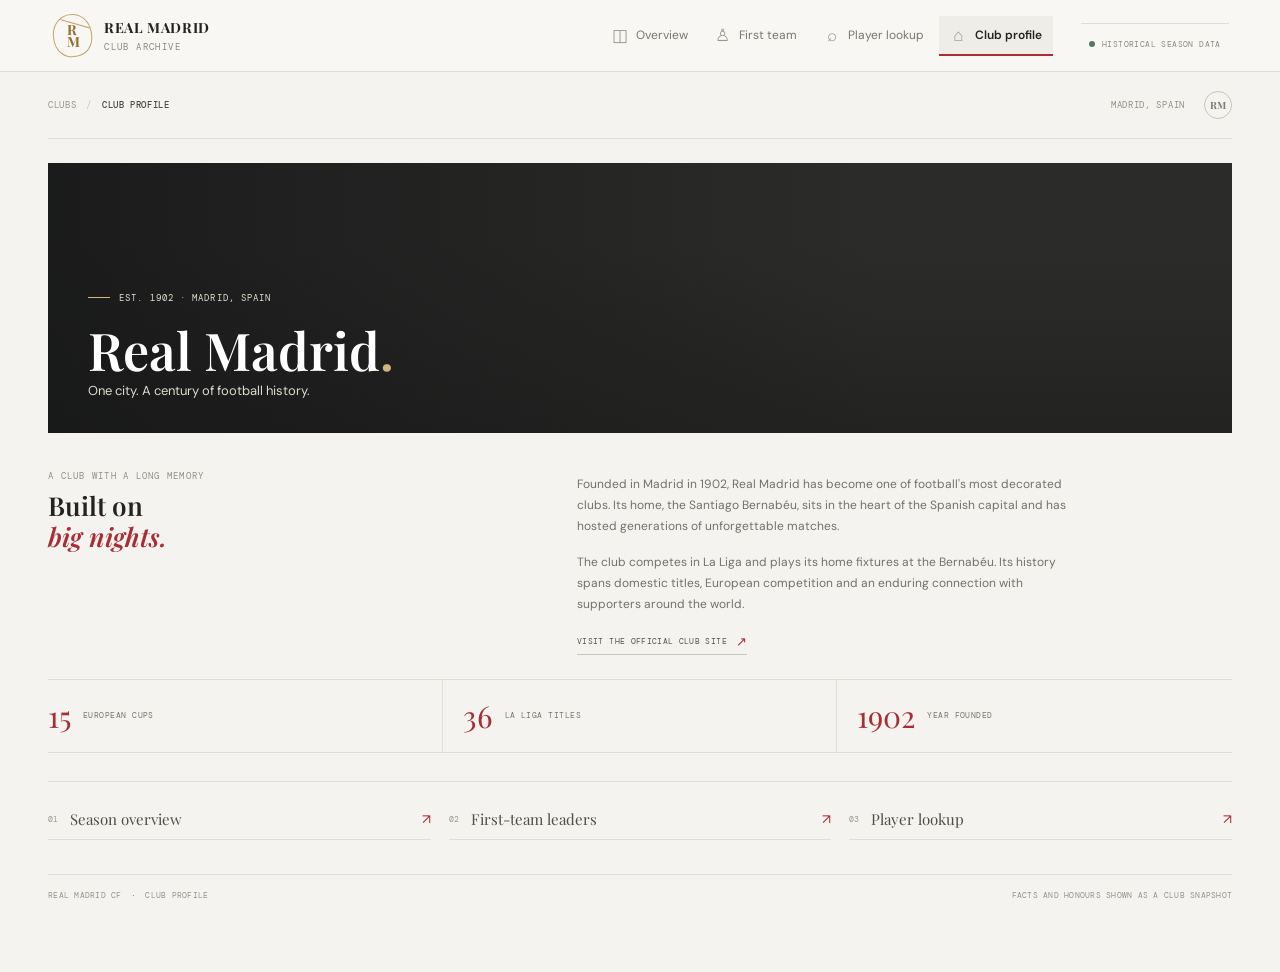
<file: club.html>
<!doctype html>
<html lang="en">
<head>
	<meta charset="utf-8">
	<meta name="viewport" content="width=device-width, initial-scale=1">
	<meta name="theme-color" content="#f4f3ef">
	<meta name="description" content="Real Madrid club profile, history, home ground and honours.">
	<title>Club Profile | Real Madrid Club Archive</title>
	<link rel="preconnect" href="https://fonts.googleapis.com">
	<link rel="preconnect" href="https://fonts.gstatic.com" crossorigin>
	<link href="https://fonts.googleapis.com/css2?family=DM+Mono:wght@400;500&family=DM+Sans:wght@400;500;600;700&family=Playfair+Display:wght@600;700&display=swap" rel="stylesheet">
	<link rel="stylesheet" href="style.css">
	<script src="script.js" defer></script>
</head>
<body>
	<div class="app-shell">
		<button class="sidebar-toggle" type="button" aria-controls="site-sidebar" aria-expanded="false" aria-label="Open navigation"><span aria-hidden="true">☰</span></button>
		<button class="sidebar-backdrop" type="button" aria-label="Close navigation" hidden></button>
		<header id="site-sidebar" class="sidebar">
			<a class="brand" href="index.html" aria-label="Real Madrid dashboard home">
				<span class="crest" aria-hidden="true"><span>R</span><span>M</span></span>
				<span class="brand-copy"><strong>REAL MADRID</strong><small>CLUB ARCHIVE</small></span>
			</a>
			<div class="side-label">YOUR VIEW</div>
			<nav class="side-nav" aria-label="Main navigation">
				<ul class="side-nav-list">
					<li><a class="nav-link" href="index.html"><span class="nav-icon" aria-hidden="true">◫</span>Overview</a></li>
					<li><a class="nav-link" href="squad.html"><span class="nav-icon" aria-hidden="true">♙</span>First team</a></li>
					<li><a class="nav-link" href="player-lookup.html"><span class="nav-icon" aria-hidden="true">⌕</span>Player lookup</a></li>
					<li><a class="nav-link active" href="club.html" aria-current="page"><span class="nav-icon" aria-hidden="true">⌂</span>Club profile</a></li>
				</ul>
			</nav>
			<div class="sidebar-note"><span class="note-mark" aria-hidden="true">RM</span><p>More than a club.<br><span>A story in every season.</span></p></div>
			<div class="side-footer"><span class="status-dot"></span> HISTORICAL SEASON DATA</div>
		</header>

		<main class="main-content">
			<header class="topbar">
				<div class="breadcrumb"><a href="index.html">CLUBS</a><span class="crumb-slash">/</span><strong>CLUB PROFILE</strong></div>
				<div class="topbar-right"><span class="edition">MADRID, SPAIN</span><span class="topbar-mark" aria-hidden="true">RM</span></div>
			</header>
			<section class="club-hero" aria-label="Santiago Bernabéu Stadium">
				<div class="club-hero-copy"><div class="eyebrow"><span class="eyebrow-line"></span> EST. 1902 · MADRID, SPAIN</div><h1>Real Madrid<span class="title-period">.</span></h1><p>One city. A century of football history.</p></div>
			</section>
			<section class="club-profile-content" aria-labelledby="club-heading">
				<div class="club-title-block"><div class="section-kicker">A CLUB WITH A LONG MEMORY</div><h2 id="club-heading">Built on<br><em>big nights.</em></h2></div>
				<div class="club-copy"><p>Founded in Madrid in 1902, Real Madrid has become one of football's most decorated clubs. Its home, the Santiago Bernabéu, sits in the heart of the Spanish capital and has hosted generations of unforgettable matches.</p><p>The club competes in La Liga and plays its home fixtures at the Bernabéu. Its history spans domestic titles, European competition and an enduring connection with supporters around the world.</p><a href="https://www.realmadrid.com/en-US" class="club-link" target="_blank" rel="noreferrer">VISIT THE OFFICIAL CLUB SITE <span aria-hidden="true">↗</span></a></div>
				<div class="honours-list" aria-label="Club honours and facts">
					<div class="honour-item"><span class="honour-number">15</span><span class="honour-name">EUROPEAN CUPS</span></div>
					<div class="honour-item"><span class="honour-number">36</span><span class="honour-name">LA LIGA TITLES</span></div>
					<div class="honour-item"><span class="honour-number">1902</span><span class="honour-name">YEAR FOUNDED</span></div>
				</div>
			</section>
			<section class="club-links" aria-label="Explore the archive"><a href="index.html"><span>01</span> Season overview <b aria-hidden="true">↗</b></a><a href="squad.html"><span>02</span> First-team leaders <b aria-hidden="true">↗</b></a><a href="player-lookup.html"><span>03</span> Player lookup <b aria-hidden="true">↗</b></a></section>
			<footer class="page-footer"><span>REAL MADRID CF <span class="footer-dot">·</span> CLUB PROFILE</span><span>FACTS AND HONOURS SHOWN AS A CLUB SNAPSHOT</span></footer>
		</main>
	</div>
</body>
</html>
</file>
<file: style.css>
:root {
	color-scheme: light;
	--paper: #f4f3ef;
	--surface: #fbfaf7;
	--ink: #24231f;
	--muted: #88877f;
	--line: #deddd6;
	--red: #a82e36;
	--green: #54795e;
	--gold: #b88c46;
}

* { box-sizing: border-box; }

html { scroll-behavior: smooth; }

body {
	margin: 0;
	background: var(--paper);
	color: var(--ink);
	font-family: "DM Sans", sans-serif;
	font-size: 14px;
	-webkit-font-smoothing: antialiased;
}

button, input { font: inherit; }
button { color: inherit; }
a { color: inherit; text-decoration: none; }

.app-shell { position: relative; min-height: 100vh; }

.sidebar-toggle { display: none; }
.sidebar-toggle:hover { border-color: var(--red); color: var(--red); }
.sidebar-toggle:focus-visible { outline: 2px solid var(--red); outline-offset: 3px; }
.sidebar-backdrop { position: fixed; inset: 0; z-index: 20; border: 0; background: rgba(29, 29, 27, .32); cursor: pointer; }
.sidebar-backdrop[hidden] { display: none; }

.sidebar {
	display: flex;
	width: 100%;
	min-height: 72px;
	align-items: center;
	gap: 28px;
	padding: 12px clamp(20px, 4vw, 56px);
	border-bottom: 1px solid var(--line);
	background: #f8f7f3;
}
.sidebar.is-open { transform: translateX(0); }

.brand { display: flex; flex: 0 0 auto; align-items: center; gap: 12px; margin-right: auto; padding: 0 2px; }
.crest {
	position: relative;
	display: grid;
	width: 39px;
	height: 43px;
	place-content: center;
	overflow: hidden;
	border: 1px solid #c2a66f;
	border-radius: 48% 48% 45% 45%;
	color: #946f32;
	font-family: "Playfair Display", serif;
	font-size: 14px;
	font-weight: 700;
	line-height: 12px;
	text-align: center;
	transform: rotate(-9deg);
}
.crest::before { position: absolute; top: 7px; left: -3px; width: 44px; height: 1px; background: #c2a66f; content: ""; transform: rotate(25deg); }
.crest span { transform: rotate(9deg); }
.brand-copy { display: grid; gap: 4px; }
.brand-copy strong { font-family: "Playfair Display", serif; font-size: 14px; letter-spacing: .6px; }
.brand-copy small, .side-label, .side-footer, .section-kicker, .eyebrow, .hero-link, .hero-image-credit, .hero-index, .stat-label, .stat-foot, .season-meta, .record-title, .record-item span, .position-label, .filter-button, th, .table-season-label, .table-footnote, .honour-name, .club-link, .page-footer, .edition, .breadcrumb { font-family: "DM Mono", monospace; }
.brand-copy small { color: var(--muted); font-size: 9px; letter-spacing: 1.4px; }
.side-label, .sidebar-note, .side-footer { display: none; }
.side-nav-list { display: flex; align-items: center; gap: 4px; margin: 0; padding: 0; list-style-type: none; }
.nav-link { display: flex; min-height: 40px; align-items: center; gap: 8px; padding: 0 11px; border-bottom: 2px solid transparent; color: #77766f; font-size: 12px; transition: color .18s ease, background .18s ease; }
.nav-link:hover, .nav-link.active { background: #eeede7; color: var(--ink); }
.nav-link.active { border-bottom-color: var(--red); font-weight: 600; }
.nav-icon { width: 17px; color: #9a988f; font-size: 17px; text-align: center; }
.sidebar-note { margin-top: auto; padding: 16px 8px; border-top: 1px solid var(--line); }
.note-mark { display: block; margin-bottom: 10px; color: var(--red); font-family: "Playfair Display", serif; font-size: 19px; font-weight: 700; }
.sidebar-note p { margin: 0; font-family: "Playfair Display", serif; font-size: 13px; line-height: 1.55; }
.sidebar-note p span { color: var(--muted); font-family: "DM Sans", sans-serif; font-size: 11px; }
.side-footer { display: flex; align-items: center; gap: 7px; padding: 15px 8px 0; border-top: 1px solid var(--line); color: #8c8a82; font-size: 8px; letter-spacing: .4px; }
.status-dot { display: inline-block; width: 6px; height: 6px; flex: 0 0 6px; border-radius: 50%; background: var(--green); }

.main-content { width: min(100%, 1440px); min-height: 100vh; margin: 0 auto; padding: 0 48px; }
.topbar { display: flex; height: 67px; align-items: center; justify-content: space-between; border-bottom: 1px solid var(--line); }
.breadcrumb { display: flex; align-items: center; gap: 10px; color: #96948c; font-size: 9px; letter-spacing: .65px; }
.breadcrumb strong { color: #4b4a44; font-weight: 500; }
.crumb-slash { color: #c7c5bc; }
.topbar-right { display: flex; align-items: center; gap: 19px; }
.edition { color: #929087; font-size: 9px; letter-spacing: .7px; }
.topbar-mark { display: grid; width: 28px; height: 28px; place-items: center; border: 1px solid #c7c4b8; border-radius: 50%; color: #807c70; font-family: "Playfair Display", serif; font-size: 10px; font-weight: 700; }

.hero { position: relative; min-height: 302px; overflow: hidden; margin-top: 24px; background: #383835; color: #fff; }
.hero-image { position: absolute; inset: 0; background-image: url("https://images.unsplash.com/photo-1522778119026-d647f0596c20?auto=format&fit=crop&w=2000&q=85"); background-position: center 53%; background-size: cover; filter: saturate(.68); transform: scale(1.02); }
.hero-shade { position: absolute; inset: 0; background: linear-gradient(90deg, rgba(20, 21, 21, .84) 0%, rgba(25, 25, 24, .61) 39%, rgba(22, 23, 22, .11) 100%), linear-gradient(0deg, rgba(18, 18, 18, .3), transparent 42%); }
.hero-content { position: relative; z-index: 1; padding: 45px 47px; }
.eyebrow { display: flex; align-items: center; gap: 9px; color: #e4dfd4; font-size: 9px; letter-spacing: 1.1px; }
.eyebrow-line { width: 22px; height: 1px; background: #d1b77e; }
.eyebrow-dot { color: #d1b77e; }
.hero h1 { margin: 25px 0 5px; font-family: "Playfair Display", serif; font-size: clamp(42px, 5vw, 64px); font-weight: 600; letter-spacing: 0; line-height: 1; }
.title-period { color: #d1b77e; }
.hero-caption { margin: 12px 0 22px; color: #dedbd2; font-size: 13px; }
.hero-link { display: inline-flex; align-items: center; gap: 13px; padding-bottom: 6px; border-bottom: 1px solid rgba(255,255,255,.48); font-size: 9px; letter-spacing: .5px; transition: gap .2s ease; }
.hero-link:hover { gap: 19px; }
.hero-link span { color: #d7bd86; font-size: 15px; }
.hero-image-credit, .hero-index { position: absolute; z-index: 1; bottom: 16px; color: #f1eee7; font-size: 8px; letter-spacing: .75px; }
.hero-image-credit { right: 20px; }
.hero-image-credit span { margin: 0 5px; color: #d1b77e; }
.hero-index { left: 21px; color: #d2cfc6; }
.hero-index span { color: white; }

.matchday-gallery { padding: 30px 0 34px; border-bottom: 1px solid var(--line); }
.gallery-edition { color: #929087; font-family: "DM Mono", monospace; font-size: 8px; letter-spacing: .55px; }
.photo-grid { display: grid; grid-template-columns: 1.25fr 1fr 1fr; gap: 10px; margin-top: 18px; }
.photo-tile { position: relative; min-width: 0; height: 190px; overflow: hidden; margin: 0; background: #343632; }
.photo-tile::after { position: absolute; inset: 35% 0 0; background: linear-gradient(0deg, rgba(18, 19, 18, .76), transparent); content: ""; }
.photo-tile img { width: 100%; height: 100%; object-fit: cover; filter: saturate(.76); transition: transform .5s ease, filter .5s ease; }
.photo-tile:hover img { filter: saturate(1); transform: scale(1.04); }
.photo-tile figcaption { position: absolute; right: 14px; bottom: 13px; left: 14px; z-index: 1; display: grid; gap: 5px; color: #fff; }
.photo-tile figcaption span, .archive-banner figcaption span { font-family: "DM Mono", monospace; font-size: 8px; letter-spacing: .75px; }
.photo-tile figcaption strong { font-family: "Playfair Display", serif; font-size: 17px; font-weight: 600; }

.season-section { padding: 34px 0 39px; border-bottom: 1px solid var(--line); }
.section-heading { display: flex; align-items: end; justify-content: space-between; gap: 20px; }
.section-kicker { margin-bottom: 8px; color: #929087; font-size: 9px; letter-spacing: 1.25px; }
h2 { margin: 0; font-family: "Playfair Display", serif; font-size: 25px; font-weight: 600; letter-spacing: 0; line-height: 1.15; }
.season-picker { display: inline-flex; gap: 3px; padding: 3px; border: 1px solid #deddd6; background: #ecebe5; }
.season-button { min-width: 78px; min-height: 30px; padding: 0 11px; border: 0; background: transparent; color: #77766e; cursor: pointer; font-family: "DM Mono", monospace; font-size: 10px; transition: background .18s ease, color .18s ease; }
.season-button.active { background: var(--surface); box-shadow: 0 1px 3px rgba(39, 37, 31, .12); color: var(--ink); }
.season-button:focus-visible, .filter-button:focus-visible, .nav-link:focus-visible, a:focus-visible, input:focus-visible { outline: 2px solid #a82e36; outline-offset: 3px; }
.season-meta { display: flex; align-items: center; gap: 11px; margin-top: 21px; color: #7f7d75; font-size: 9px; letter-spacing: .7px; }
.season-competition { color: #494841; }
.meta-divider { width: 1px; height: 12px; background: #cfcdc4; }
.meta-star { margin-left: 5px; color: var(--gold); font-size: 12px; }
.stat-grid { display: grid; grid-template-columns: repeat(4, minmax(0, 1fr)); gap: 12px; margin-top: 13px; }
.stat-card { min-height: 119px; padding: 15px 17px 12px; border: 1px solid var(--line); background: var(--surface); }
.stat-points { border-top: 2px solid var(--gold); padding-top: 14px; }
.stat-label { color: #88867d; font-size: 9px; letter-spacing: .65px; }
.stat-number { margin-top: 7px; font-family: "Playfair Display", serif; font-size: 35px; line-height: 1; }
.stat-foot { display: flex; align-items: center; gap: 7px; margin-top: 11px; color: #929087; font-size: 8px; letter-spacing: .35px; }
.stat-accent { width: 6px; height: 6px; border-radius: 50%; background: var(--gold); }
.stat-accent.green { background: var(--green); }
.stat-accent.red { background: var(--red); }
.stat-accent.gold { background: #829170; }
.record-strip { display: grid; grid-template-columns: 1.6fr repeat(3, .72fr) 1.2fr; align-items: center; min-height: 60px; margin-top: 11px; border: 1px solid var(--line); background: #efeee9; }
.record-title, .record-item, .record-position { display: flex; min-height: 34px; align-items: center; padding: 0 17px; }
.record-title { gap: 8px; color: #78766e; font-size: 8px; letter-spacing: .55px; }
.record-icon { color: var(--red); font-size: 14px; }
.record-item { justify-content: center; gap: 8px; border-left: 1px solid #d9d7ce; }
.record-item strong { font-family: "Playfair Display", serif; font-size: 18px; font-weight: 600; }
.record-item span, .position-label { color: #8c8a82; font-size: 8px; letter-spacing: .5px; }
.record-position { justify-content: flex-end; gap: 11px; border-left: 1px solid #d9d7ce; }
.record-position strong { font-family: "Playfair Display", serif; font-size: 20px; font-weight: 600; }
.record-position sup { color: var(--red); font-family: "DM Sans", sans-serif; font-size: 9px; }

.squad-section { padding: 35px 0 29px; border-bottom: 1px solid var(--line); }
.squad-heading { align-items: end; }
.search-box { display: flex; width: 198px; height: 35px; align-items: center; gap: 8px; padding: 0 10px; border: 1px solid var(--line); background: var(--surface); }
.search-icon { color: #8b8980; font-size: 20px; line-height: 1; transform: rotate(-15deg); }
.search-box input { width: 100%; min-width: 0; border: 0; outline: 0; background: transparent; color: var(--ink); font-size: 11px; }
.search-box input::placeholder { color: #a09e96; }
.squad-toolbar { display: flex; align-items: center; justify-content: space-between; gap: 14px; margin: 22px 0 10px; }
.filter-group { display: flex; flex-wrap: wrap; gap: 4px; }
.squad-season-controls { display: flex; flex: 0 0 auto; align-items: center; gap: 12px; }
.filter-button { min-height: 27px; padding: 0 9px; border: 1px solid transparent; background: transparent; color: #89877f; cursor: pointer; font-size: 8px; letter-spacing: .35px; transition: background .15s ease, color .15s ease; }
.filter-button:hover { color: var(--ink); }
.filter-button.active { border-color: #deddd6; background: #ecebe5; color: #393832; }
.table-season-label { display: flex; flex: 0 0 auto; align-items: center; gap: 7px; color: #838178; font-size: 8px; letter-spacing: .45px; }
.season-label-year { color: #45443f; }
.table-wrap { overflow-x: auto; border: 1px solid var(--line); background: var(--surface); }
table { width: 100%; border-collapse: collapse; text-align: left; }
thead { background: #eeede7; }
th { height: 34px; padding: 0 14px; color: #89877e; font-size: 8px; font-weight: 400; letter-spacing: .55px; white-space: nowrap; }
td { height: 45px; padding: 0 14px; border-top: 1px solid #e9e8e2; color: #605f58; font-size: 11px; white-space: nowrap; }
tbody tr { transition: background .14s ease; }
tbody tr:hover { background: #f5f4ef; }
td:first-child { color: #34332e; font-weight: 600; }
.player-name-cell { display: flex; align-items: center; gap: 10px; }
.player-initials { display: grid; width: 26px; height: 26px; flex: 0 0 26px; place-items: center; border: 1px solid #dedbd0; border-radius: 50%; background: #f1efe8; color: #716e62; font-family: "Playfair Display", serif; font-size: 9px; }
.position-pill { color: #77756d; }
.goal-value { color: #34332e; font-family: "Playfair Display", serif; font-size: 16px; }
.goals-per-app { color: #88867d; font-family: "DM Mono", monospace; font-size: 10px; }
.leader-track { display: flex; width: 104px; height: 4px; overflow: hidden; background: #e7e5dc; }
.leader-fill { height: 100%; background: var(--red); }
.leader-label { margin-left: 7px; color: #88867d; font-family: "DM Mono", monospace; font-size: 9px; }
.leader-cell { display: flex; align-items: center; }
.empty-state { padding: 24px; color: #77756d; font-size: 12px; text-align: center; }
.table-footnote { display: flex; justify-content: space-between; gap: 10px; margin-top: 10px; color: #96948c; font-size: 8px; letter-spacing: .3px; }
.table-footnote a, .lookup-source a, .legend-note a { color: #77756d; text-underline-offset: 2px; }
.table-footnote a:hover, .lookup-source a:hover, .legend-note a:hover { color: var(--red); }
.visually-hidden { position: absolute; width: 1px; height: 1px; overflow: hidden; clip: rect(0, 0, 0, 0); white-space: nowrap; clip-path: inset(50%); }

.club-section { display: grid; grid-template-columns: 1fr 1.2fr; gap: 24px 45px; padding: 35px 0 31px; }
.club-title-block h2 { font-size: 26px; line-height: 1.2; }
.club-title-block h2 em { color: var(--red); font-weight: 600; }
.club-copy p { max-width: 490px; margin: 4px 0 15px; color: #737169; font-size: 12px; line-height: 1.75; }
.club-link { display: inline-flex; align-items: center; gap: 9px; padding-bottom: 4px; border-bottom: 1px solid #c9c6bc; color: #55534d; font-size: 8px; letter-spacing: .35px; }
.club-link span { color: var(--red); font-size: 13px; }
.honours-list { display: grid; grid-column: 1 / -1; grid-template-columns: repeat(3, 1fr); border-top: 1px solid var(--line); border-bottom: 1px solid var(--line); }
.honour-item { display: flex; min-height: 72px; align-items: center; gap: 12px; padding: 0 20px; border-right: 1px solid var(--line); }
.honour-item:first-child { padding-left: 0; }
.honour-item:last-child { border-right: 0; }
.honour-number { color: var(--red); font-family: "Playfair Display", serif; font-size: 30px; }
.honour-name { max-width: 95px; color: #77756d; font-size: 8px; letter-spacing: .45px; line-height: 1.6; }
.page-footer { display: flex; justify-content: space-between; gap: 15px; padding: 15px 0 19px; border-top: 1px solid var(--line); color: #96948c; font-size: 8px; letter-spacing: .25px; }
.footer-dot { padding: 0 4px; color: var(--red); }

.page-intro { padding: 43px 0 34px; border-bottom: 1px solid var(--line); }
.page-intro h1 { margin: 10px 0 9px; font-family: "Playfair Display", serif; font-size: 44px; font-weight: 600; line-height: 1.08; }
.page-intro p { max-width: 530px; margin: 0; color: #737169; font-size: 13px; line-height: 1.7; }
.archive-banner { position: relative; height: 190px; overflow: hidden; margin: 22px 0 0; background: #343632; color: #fff; }
.archive-banner::after { position: absolute; inset: 20% 0 0; background: linear-gradient(90deg, rgba(20, 21, 21, .72), rgba(20, 21, 21, .12) 85%), linear-gradient(0deg, rgba(18, 18, 18, .4), transparent 72%); content: ""; }
.archive-banner img { width: 100%; height: 100%; object-fit: cover; object-position: center 48%; filter: saturate(.78); }
.archive-banner figcaption { position: absolute; right: 24px; bottom: 20px; left: 26px; z-index: 1; display: grid; gap: 7px; }
.archive-banner figcaption span { color: #e2d6bd; }
.archive-banner figcaption strong { max-width: 510px; font-family: "Playfair Display", serif; font-size: clamp(19px, 2.5vw, 27px); font-weight: 600; }
.lookup-section { padding: 34px 0 40px; border-bottom: 1px solid var(--line); }
.lookup-count { display: flex; align-items: center; gap: 8px; color: #85837a; font-family: "DM Mono", monospace; font-size: 8px; letter-spacing: .5px; }
.lookup-form { margin-top: 29px; }
.lookup-form label { display: block; margin-bottom: 8px; color: #85837a; font-family: "DM Mono", monospace; font-size: 9px; letter-spacing: .7px; }
.lookup-fields { display: grid; grid-template-columns: repeat(3, minmax(0, 1fr)); gap: 14px; }
.lookup-field { min-width: 0; }
.lookup-field > label, .lookup-position-field legend { display: block; margin-bottom: 8px; color: #85837a; font-family: "DM Mono", monospace; font-size: 9px; letter-spacing: .7px; }
.lookup-field > input { width: 100%; min-width: 0; min-height: 44px; padding: 0 13px; border: 1px solid #d8d6cc; border-radius: 0; background: var(--surface); color: var(--ink); }
.lookup-field > input::placeholder { color: #a09e96; }
.lookup-field > input[aria-invalid="true"] { border-color: var(--red); }
.field-error { min-height: 1em; margin: 5px 0 0; color: var(--red); font-size: 10px; line-height: 1.4; }
.field-hint { margin: 5px 0 0; color: #85837a; font-size: 10px; line-height: 1.4; }
.lookup-position-field { margin: 0; padding: 0; border: 0; }
.position-options { display: flex; flex-wrap: wrap; gap: 8px 12px; }
.position-option { display: inline-flex !important; align-items: center; gap: 5px; margin: 0 !important; color: #77756d !important; font-family: "DM Sans", sans-serif !important; font-size: 11px !important; letter-spacing: 0 !important; }
.position-option input { width: auto; min-width: 0; min-height: 0; margin: 0; accent-color: var(--red); }
.form-note { margin: 13px 0 0; color: #85837a; font-size: 10px; line-height: 1.6; }
.lookup-controls { display: flex; gap: 8px; margin-top: 14px; }
.lookup-controls button { display: inline-flex; min-height: 44px; align-items: center; gap: 14px; padding: 0 17px; border: 0; background: var(--red); color: #fff; cursor: pointer; font-family: "DM Mono", monospace; font-size: 9px; letter-spacing: .45px; }
.lookup-controls button:hover { background: #8f252e; }
.lookup-controls button span { font-size: 15px; }
.lookup-form-status { margin: 9px 0 0; color: #54795e; font-size: 11px; line-height: 1.5; }
.lookup-form-status:empty { display: none; }
.lookup-status { min-height: 18px; margin: 11px 0 0; color: #88867d; font-size: 11px; }
.lookup-result { margin-top: 23px; padding: 22px; border: 1px solid var(--line); background: var(--surface); }
.lookup-result-heading { display: flex; align-items: center; justify-content: space-between; gap: 15px; padding-bottom: 18px; border-bottom: 1px solid var(--line); }
.lookup-result-heading h2 { font-size: 24px; }
.lookup-season-list { display: grid; }
.lookup-season-row { display: grid; grid-template-columns: 1.5fr repeat(3, 1fr); align-items: center; gap: 15px; min-height: 66px; border-bottom: 1px solid #e9e8e2; }
.lookup-season-name { display: grid; gap: 4px; font-family: "Playfair Display", serif; font-size: 17px; }
.lookup-season-name span, .lookup-stat span { color: #8a887f; font-family: "DM Mono", monospace; font-size: 8px; letter-spacing: .45px; }
.lookup-stat { display: grid; gap: 4px; }
.lookup-stat strong { font-family: "Playfair Display", serif; font-size: 19px; font-weight: 600; }
.lookup-source { margin: 15px 0 0; color: #929087; font-size: 10px; }
.legend-career-stats { display: grid; grid-template-columns: 1.5fr auto 1fr auto 1fr; align-items: center; gap: 10px; padding: 15px 0; border-bottom: 1px solid #e9e8e2; }
.legend-career-stats span { color: #8a887f; font-family: "DM Mono", monospace; font-size: 8px; letter-spacing: .45px; }
.legend-career-stats span:first-child { grid-row: 1; }
.legend-career-stats strong { font-family: "Playfair Display", serif; font-size: 19px; font-weight: 600; }
.legends-section { padding: 35px 0 30px; border-bottom: 1px solid var(--line); }
.legend-grid { display: grid; grid-template-columns: repeat(3, minmax(0, 1fr)); gap: 12px; margin-top: 20px; }
.legend-card { min-width: 0; padding: 18px; border: 1px solid var(--line); background: var(--surface); transition: border-color .18s ease, background .18s ease, box-shadow .18s ease; }
.legend-card.is-highlighted { border-color: var(--gold); background: #f5f2e9; box-shadow: 0 3px 12px rgba(36, 35, 31, .08); }
.legend-card:focus-visible { outline: 2px solid var(--red); outline-offset: 3px; }
.legend-years { color: #929087; font-family: "DM Mono", monospace; font-size: 8px; letter-spacing: .5px; }
.legend-card h3 { margin: 9px 0 17px; font-family: "Playfair Display", serif; font-size: 19px; font-weight: 600; }
.legend-record { display: grid; grid-template-columns: auto 1fr auto 1fr; align-items: baseline; gap: 7px; padding-top: 12px; border-top: 1px solid #e9e8e2; }
.legend-record strong { color: var(--red); font-family: "Playfair Display", serif; font-size: 21px; font-weight: 600; }
.legend-record span { color: #8a887f; font-family: "DM Mono", monospace; font-size: 7px; letter-spacing: .3px; }
.legend-extra { margin: 12px 0 0; padding-top: 10px; border-top: 1px solid #e9e8e2; color: #77756d; font-size: 11px; line-height: 1.5; }
.legend-note { margin: 12px 0 0; color: #929087; font-size: 10px; }
.lookup-note { max-width: 610px; padding: 30px 0 40px; }
.lookup-note p { margin: 10px 0 15px; color: #737169; font-size: 12px; line-height: 1.8; }
.squad-page-section { border-bottom: 0; }
.club-hero { position: relative; display: flex; min-height: 270px; align-items: end; overflow: hidden; margin-top: 24px; padding: 34px 40px; background: #363734 url("https://images.unsplash.com/photo-1522778119026-d647f0596c20?auto=format&fit=crop&w=2000&q=85") center 53% / cover; color: #fff; }
.club-hero::before { position: absolute; inset: 0; background: linear-gradient(90deg, rgba(20,21,21,.82), rgba(25,25,24,.36) 70%), linear-gradient(0deg, rgba(18,18,18,.38), transparent 70%); content: ""; }
.club-hero-copy { position: relative; z-index: 1; }
.club-hero h1 { margin: 18px 0 5px; font-family: "Playfair Display", serif; font-size: 52px; font-weight: 600; line-height: 1.06; }
.club-hero p { margin: 0; color: #dedbd2; font-size: 13px; }
.club-profile-content { display: grid; grid-template-columns: .85fr 1.15fr; gap: 24px 45px; padding: 37px 0 28px; }
.club-profile-content .honours-list { grid-column: 1 / -1; }
.club-links { display: grid; grid-template-columns: repeat(3, 1fr); gap: 18px; padding: 18px 0 34px; border-top: 1px solid var(--line); }
.club-links a { display: flex; align-items: center; gap: 12px; min-height: 40px; border-bottom: 1px solid var(--line); color: #4e4d46; font-family: "Playfair Display", serif; font-size: 15px; }
.club-links a span { color: #99978e; font-family: "DM Mono", monospace; font-size: 8px; }
.club-links a b { margin-left: auto; color: var(--red); font-family: "DM Sans", sans-serif; font-size: 14px; font-weight: 400; }

@media (min-width: 1500px) {
	.main-content { margin-right: auto; margin-left: auto; }
}

@media (max-width: 1100px) {
	.sidebar { gap: 12px; padding-right: 20px; padding-left: 20px; }
	.nav-link { gap: 6px; padding-right: 8px; padding-left: 8px; font-size: 11px; }
	.main-content { padding-right: 30px; padding-left: 30px; }
	.hero { min-height: 275px; }
	.photo-tile { height: 165px; }
	.record-strip { grid-template-columns: 1.3fr repeat(3, .7fr) 1.1fr; }
	.record-title, .record-item, .record-position { padding-right: 10px; padding-left: 10px; }
	.leader-track { width: 66px; }
	th, td { padding-right: 10px; padding-left: 10px; }
}

@media (max-width: 760px) {
	.sidebar-toggle { position: fixed; top: 12px; left: 12px; z-index: 22; display: grid; width: 42px; height: 42px; place-items: center; border: 1px solid #d5d2c8; background: var(--surface); color: var(--ink); cursor: pointer; font-size: 19px; box-shadow: 0 2px 8px rgba(36, 35, 31, .08); }
	.sidebar-toggle:hover { border-color: var(--red); color: var(--red); }
	.sidebar-toggle:focus-visible { outline: 2px solid var(--red); outline-offset: 3px; }
	.sidebar-backdrop { position: fixed; inset: 0; z-index: 20; border: 0; background: rgba(29, 29, 27, .32); cursor: pointer; }
	.sidebar-backdrop[hidden] { display: none; }
	.sidebar { position: fixed; inset: 0 auto 0 0; z-index: 21; width: min(82vw, 280px); height: 100vh; flex-direction: column; align-items: stretch; justify-content: flex-start; gap: 0; padding: 24px 18px 18px; border-right: 1px solid var(--line); border-bottom: 0; transform: translateX(-100%); }
	.brand { gap: 9px; margin-right: 0; padding: 0; }
	.crest { width: 32px; height: 36px; font-size: 12px; }
	.crest::before { top: 6px; width: 38px; }
	.brand-copy strong { font-size: 12px; }
	.brand-copy small { font-size: 8px; }
	.side-label { display: block; padding: 22px 8px 0; color: #a3a198; font-size: 9px; letter-spacing: 1.5px; }
	.side-nav-list { display: grid; gap: 4px; margin: 12px 0 0; }
	.nav-link { min-height: 40px; gap: 11px; padding: 0 9px; border-bottom: 0; border-left: 2px solid transparent; font-size: 12px; }
	.nav-link.active { border-left-color: var(--red); }
	.sidebar-note { display: block; margin-top: auto; padding: 16px 8px; border-top: 1px solid var(--line); }
	.side-footer { display: flex; align-items: center; gap: 7px; padding: 15px 8px 0; border-top: 1px solid var(--line); color: #8c8a82; font-size: 8px; letter-spacing: .4px; }
	.main-content { width: 100%; margin: 0; padding: 0 22px; }
	.topbar { height: 50px; }
	.edition { display: none; }
	.hero { min-height: 267px; margin-top: 16px; }
	.hero-content { padding: 39px 27px; }
	.hero h1 { font-size: 48px; }
	.photo-grid { grid-template-columns: 1fr 1fr; }
	.photo-tile-feature { grid-column: 1 / -1; }
	.photo-tile { height: 150px; }
	.photo-tile-feature { height: 185px; }
	.archive-banner { height: 165px; }
	.stat-grid { grid-template-columns: repeat(2, minmax(0, 1fr)); }
	.record-strip { grid-template-columns: repeat(3, 1fr); padding: 8px 0; }
	.record-title { grid-column: 1 / -1; min-height: 26px; }
	.record-item { justify-content: flex-start; border-left: 0; }
	.record-position { grid-column: 1 / -1; justify-content: flex-start; min-height: 32px; border-top: 1px solid #d9d7ce; border-left: 0; }
	.squad-toolbar { align-items: flex-start; flex-direction: column; }
	.lookup-fields { grid-template-columns: 1fr; }
	.lookup-section .section-heading { align-items: flex-start; flex-direction: column; gap: 10px; }
	.table-season-label { align-self: flex-end; }
	.squad-season-controls { width: 100%; align-items: flex-start; flex-direction: column; justify-content: flex-start; }
	.club-section { grid-template-columns: 1fr; gap: 15px; }
	.club-profile-content { grid-template-columns: 1fr; gap: 15px; }
	.club-profile-content .honours-list { grid-column: auto; }
	.club-links { grid-template-columns: 1fr; gap: 4px; }
	.legend-grid { grid-template-columns: 1fr; }
	.lookup-season-row { grid-template-columns: repeat(3, 1fr); gap: 8px; padding: 12px 0; }
	.lookup-season-name { grid-column: 1 / -1; }
	.honours-list { grid-column: auto; }
	.page-footer { flex-direction: column; gap: 7px; }
}

@media (max-width: 480px) {
	.sidebar { padding-right: 12px; padding-left: 12px; }
	.brand-copy strong { font-size: 10px; }
	.brand-copy small { letter-spacing: .9px; }
	.side-nav-list { gap: 0; }
	.nav-link { padding: 0 6px; font-size: 9px; }
	.main-content { padding-right: 15px; padding-left: 15px; }
	.breadcrumb { gap: 6px; font-size: 8px; }
	.topbar-mark { width: 25px; height: 25px; }
	.hero { min-height: 245px; }
	.hero-content { padding: 35px 20px; }
	.hero h1 { font-size: 43px; }
	.hero-caption { font-size: 12px; }
	.hero-image-credit { right: 12px; font-size: 7px; }
	.hero-index { left: 12px; }
	.gallery-edition { display: none; }
	.photo-grid { grid-template-columns: 1fr; gap: 8px; }
	.photo-tile, .photo-tile-feature { height: 160px; grid-column: auto; }
	.archive-banner { height: 150px; margin-top: 17px; }
	.archive-banner figcaption { right: 16px; bottom: 15px; left: 16px; }
	.season-section, .squad-section { padding-top: 28px; }
	h2 { font-size: 23px; }
	.section-heading { align-items: flex-start; }
	.season-picker { gap: 0; }
	.season-button { min-width: 66px; padding: 0 7px; font-size: 9px; }
	.season-section .section-heading { align-items: flex-start; flex-direction: column; }
	.stat-card { min-height: 110px; padding-right: 12px; padding-left: 12px; }
	.stat-number { font-size: 32px; }
	.record-item { flex-direction: column; align-items: flex-start; gap: 3px; }
	.record-item span { font-size: 7px; }
	.squad-heading { align-items: stretch; flex-direction: column; }
	.search-box { width: 100%; }
	.filter-button { padding: 0 7px; font-size: 7px; }
	.table-wrap { margin-right: -1px; }
	table { width: 100%; min-width: 0; table-layout: fixed; }
	th, td { padding: 7px 4px; white-space: normal; overflow-wrap: anywhere; }
	th { font-size: 7px; }
	td { height: auto; font-size: 8px; }
	.player-name-cell { align-items: flex-start; flex-direction: column; gap: 4px; }
	.leader-cell { align-items: flex-start; flex-direction: column; gap: 4px; }
	.leader-track { width: 100%; }
	.table-footnote { flex-direction: column; }
	.club-title-block h2 { font-size: 25px; }
	.page-intro { padding: 31px 0 27px; }
	.page-intro h1 { font-size: 38px; }
	.lookup-controls { align-items: stretch; flex-direction: column; }
	.lookup-controls input { width: 100%; }
	.lookup-controls button { justify-content: center; }
	.lookup-result { padding: 15px; }
	.lookup-result-heading h2 { font-size: 21px; }
	.legend-career-stats { grid-template-columns: auto 1fr auto 1fr; gap: 8px; }
	.legend-career-stats span:first-child { grid-column: 1 / -1; }
	.club-hero { min-height: 230px; padding: 27px 20px; }
	.club-hero h1 { font-size: 42px; }
	.honour-item { min-height: 62px; gap: 7px; padding: 0 7px; }
	.honour-number { font-size: 25px; }
	.honour-name { font-size: 7px; }
}

@media (prefers-reduced-motion: reduce) {
	*, *::before, *::after { scroll-behavior: auto !important; transition-duration: .01ms !important; }
}
</file>
